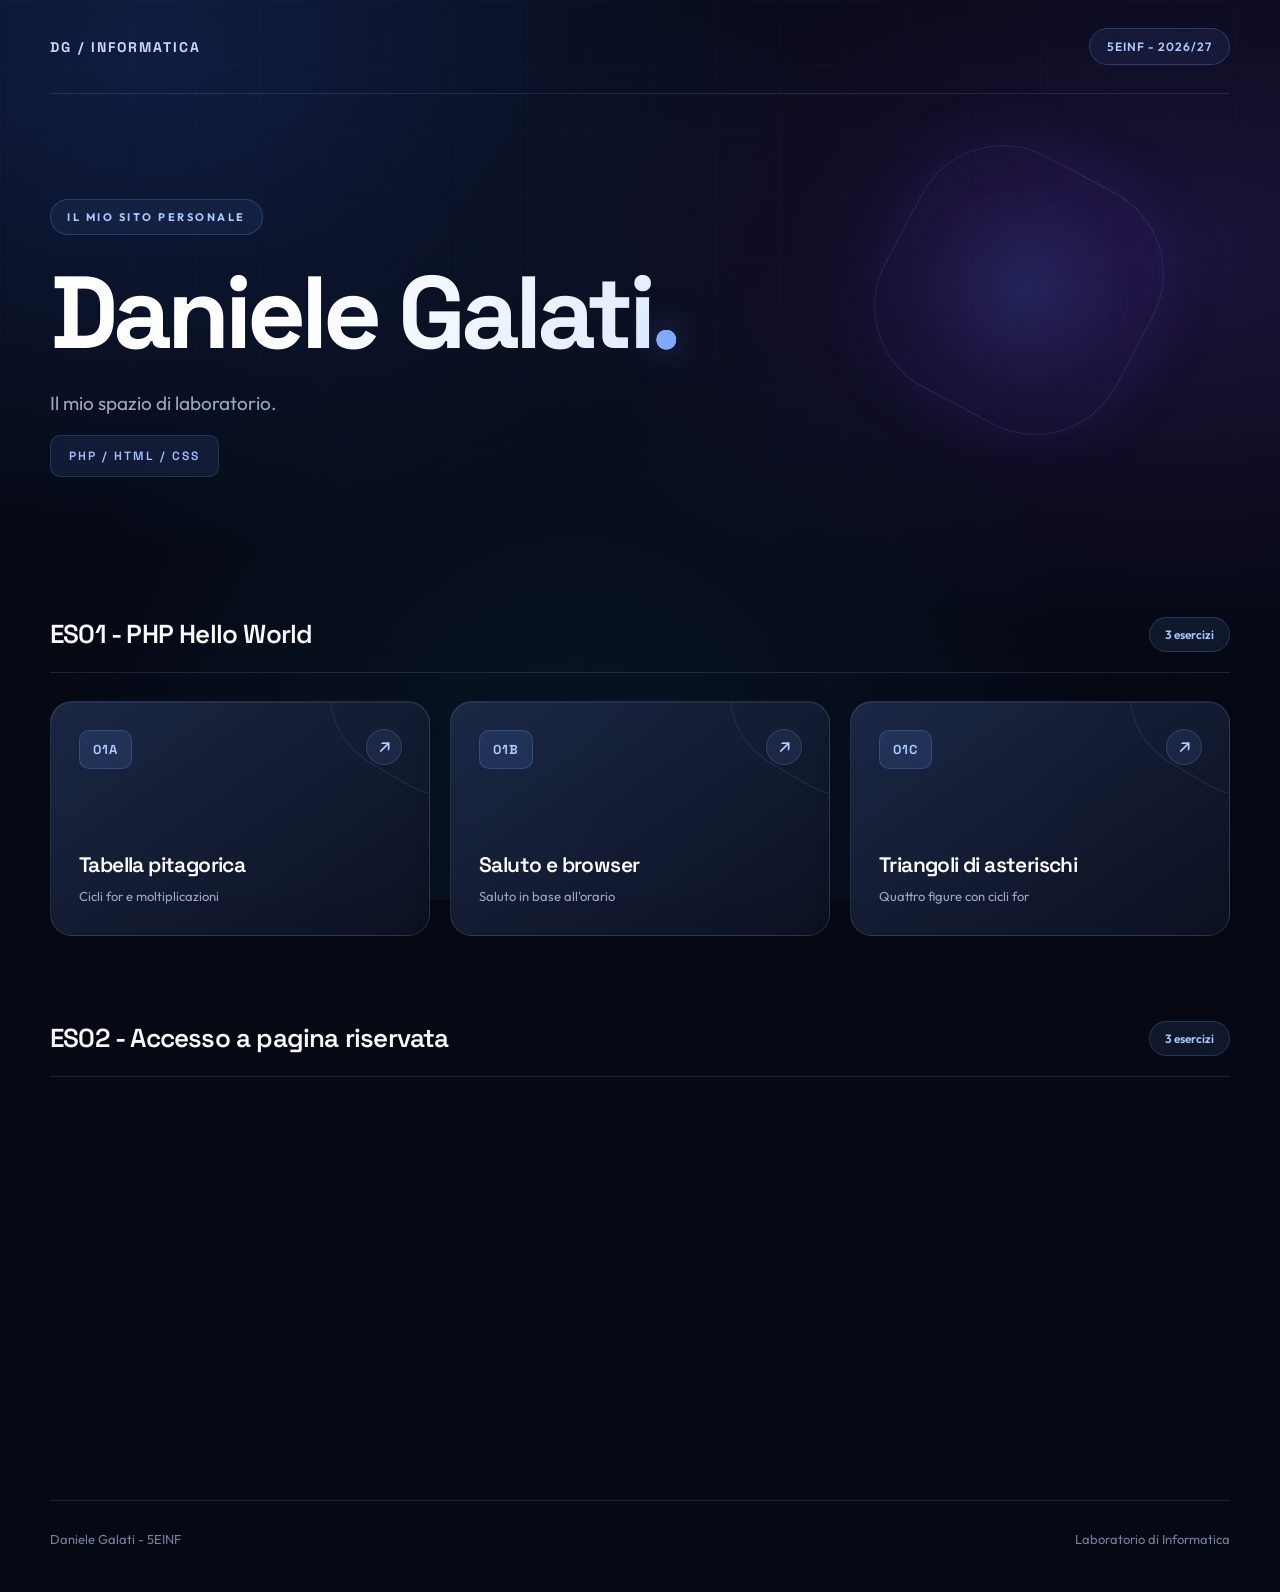
<file: index.html>
<!DOCTYPE html>
<html lang="it">
<head>
    <meta charset="UTF-8">
    <meta name="viewport" content="width=device-width, initial-scale=1.0">
    <title>Daniele Galati | Informatica</title>
    <link rel="stylesheet" href="style.css?v=3">
</head>
<body>
<div class="contenitore">
    <header>
        <div class="barra">
            <span class="logo">DG / INFORMATICA</span>
            <span class="classe">5EINF - 2026/27</span>
        </div>
        <div class="presentazione">
            <p class="etichetta">IL MIO SITO PERSONALE</p>
            <h1>Daniele Galati<span class="punto">.</span></h1>
            <p>Il mio spazio di laboratorio.</p>
            <p class="linguaggi">PHP / HTML / CSS</p>
        </div>
    </header>
    <main>
        <section>
            <div class="titolo-sezione">
                <h2>ES01 - PHP Hello World</h2>
                <span>3 esercizi</span>
            </div>
            <div class="griglia">
                <a class="esercizio" href="informatica/es01/es01a/es01a.php">
                    <span class="numero">01A</span>
                    <h3>Tabella pitagorica</h3>
                    <p>Cicli for e moltiplicazioni</p>
                    <span class="freccia">↗</span>
                </a>
                <a class="esercizio" href="informatica/es01/es01b/es01b.php">
                    <span class="numero">01B</span>
                    <h3>Saluto e browser</h3>
                    <p>Saluto in base all'orario</p>
                    <span class="freccia">↗</span>
                </a>
                <a class="esercizio" href="informatica/es01/es01c/es01c.php">
                    <span class="numero">01C</span>
                    <h3>Triangoli di asterischi</h3>
                    <p>Quattro figure con cicli for</p>
                    <span class="freccia">↗</span>
                </a>
            </div>
        </section>
        <section>
            <div class="titolo-sezione">
                <h2>ES02 - Accesso a pagina riservata</h2>
                <span>3 esercizi</span>
            </div>
            <div class="griglia">
                <a class="esercizio" href="informatica/es02/es02a/index.html">
                    <span class="numero">02A</span>
                    <h3>Accesso a pagina riservata</h3>
                    <p>Form HTML e login PHP</p>
                    <span class="freccia">↗</span>
                </a>
                <a class="esercizio" href="informatica/es02/es02b/es02b.php">
                    <span class="numero">02B</span>
                    <h3>Login con postback</h3>
                    <p>Accesso con una singola pagina PHP</p>
                    <span class="freccia">↗</span>
                </a>
                <a class="esercizio" href="informatica/es02/es02c/es02c.php">
                    <span class="numero">02C</span>
                    <h3>Tabella dei quadrati e cubi</h3>
                    <p>Menu a tendina e cicli for</p>
                    <span class="freccia">↗</span>
                </a>
            </div>
        </section>
    </main>
    <footer>
        <p>Daniele Galati - 5EINF</p>
        <p>Laboratorio di Informatica</p>
    </footer>
</div>
</body>
</html>
</file>
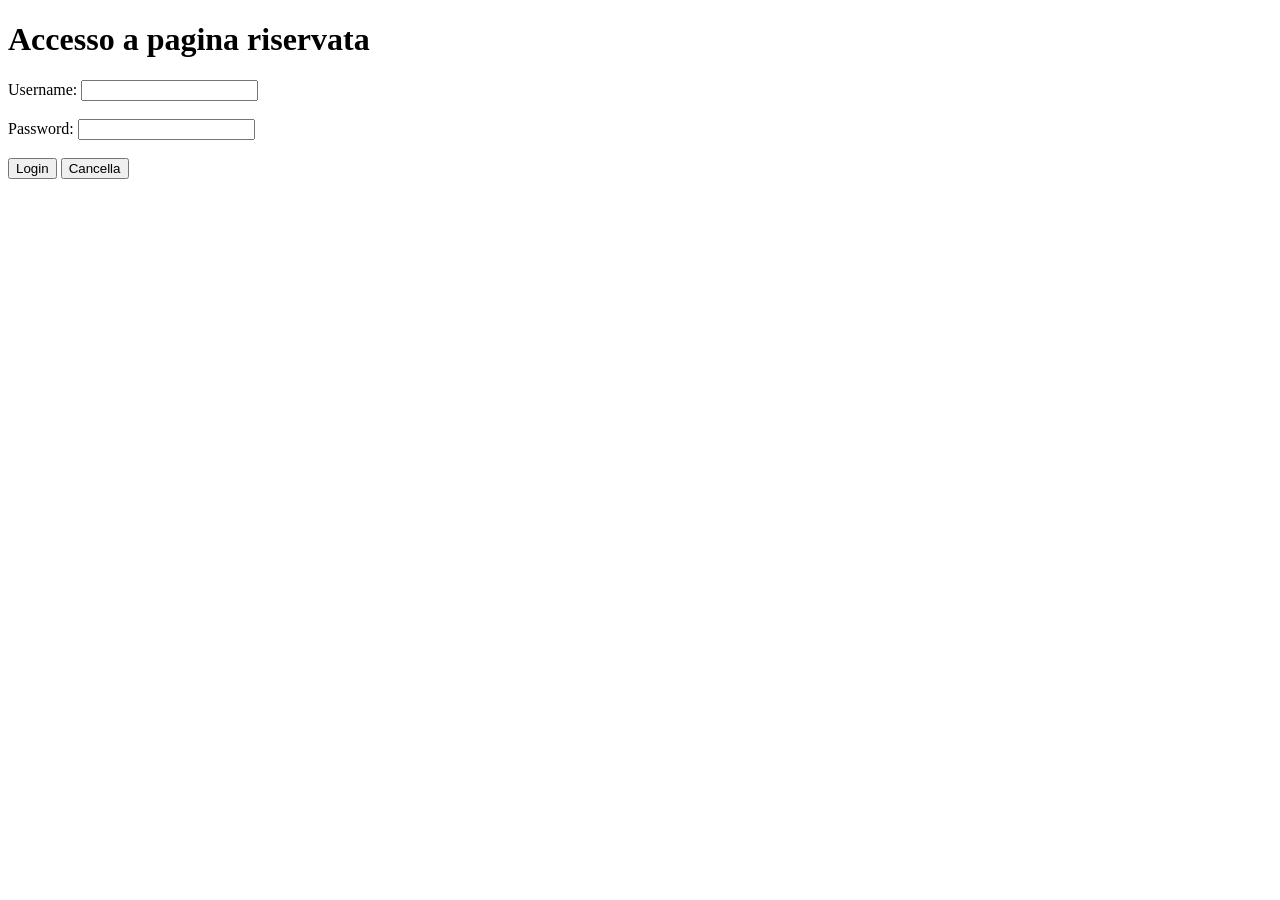
<file: informatica/es02/es02a/index.html>
<!DOCTYPE html>
<html lang="it">
<head>
    <meta charset="UTF-8">
    <title>Accesso a pagina riservata</title>
</head>
<body>

<h1>Accesso a pagina riservata</h1>

<form action="login.php" method="post">

    <label for="username">Username:</label>
    <input type="text" id="username" name="username" required>
    <br><br>

    <label for="password">Password:</label>
    <input type="password" id="password" name="password" required>
    <br><br>

    <input type="submit" value="Login">
    <input type="reset" value="Cancella">

</form>

</body>
</html>
</file>
<file: style.css>
@import url('https://fonts.googleapis.com/css2?family=Outfit:wght@400;500;600;700;800&family=Space+Grotesk:wght@400;500;600;700&display=swap');

:root {
    --sfondo: #060914;
    --testo: #f8faff;
    --secondario: #9aa8c2;
    --blu: #669dff;
    --viola: #9b7cff;
    --bordo: rgba(151, 177, 228, 0.16);
}

* {
    box-sizing: border-box;
}

html {
    scroll-behavior: smooth;
    background: var(--sfondo);
}

body {
    margin: 0;
    min-height: 100vh;
    color: var(--testo);
    font-family: 'Outfit', Arial, sans-serif;
    overflow-x: hidden;
    isolation: isolate;
}

body::before {
    content: "";
    position: fixed;
    inset: 0;
    z-index: -2;
    pointer-events: none;
    background:
        radial-gradient(ellipse at 12% 5%,
            rgba(45, 90, 200, 0.25), transparent 42%),
        radial-gradient(ellipse at 92% 28%,
            rgba(104, 55, 190, 0.22), transparent 42%),
        radial-gradient(ellipse at 45% 95%,
            rgba(27, 110, 165, 0.12), transparent 55%),
        #060914;
}

body::after {
    content: "";
    position: fixed;
    inset: 0;
    z-index: -1;
    pointer-events: none;
    opacity: 0.25;
    background-image:
        linear-gradient(rgba(120, 160, 255, 0.12) 1px,
            transparent 1px),
        linear-gradient(90deg,
            rgba(120, 160, 255, 0.12) 1px,
            transparent 1px);
    background-size: 65px 65px;
    -webkit-mask-image: linear-gradient(
        to bottom, black, transparent 85%);
    mask-image: linear-gradient(
        to bottom, black, transparent 85%);
}

.contenitore {
    max-width: 1250px;
    margin: 0 auto;
    padding: 0 35px;
}

header {
    position: relative;
}

.barra {
    display: flex;
    align-items: center;
    justify-content: space-between;
    padding: 28px 0;
    border-bottom: 1px solid var(--bordo);
}

.logo {
    font-family: 'Space Grotesk', sans-serif;
    font-size: 14px;
    font-weight: 700;
    letter-spacing: 2px;
    color: #c5d9ff;
}

.classe {
    font-size: 12px;
    font-weight: 600;
    letter-spacing: 1px;
    color: #adc8ff;
    padding: 10px 17px;
    border-radius: 30px;
    border: 1px solid rgba(102, 157, 255, 0.25);
    background: rgba(64, 105, 190, 0.12);
}

.presentazione {
    position: relative;
    padding: 105px 0 120px;
    animation: comparsa 0.9s ease both;
}

.presentazione::before {
    content: "";
    position: absolute;
    width: 340px;
    height: 340px;
    top: 25px;
    right: 35px;
    border-radius: 50%;
    background: radial-gradient(circle,
        rgba(87, 112, 255, 0.20),
        rgba(126, 61, 240, 0.08) 45%,
        transparent 72%);
    filter: blur(10px);
    pointer-events: none;
    animation: fluttua 7s ease-in-out infinite;
}

.presentazione::after {
    content: "";
    position: absolute;
    width: 260px;
    height: 260px;
    right: 80px;
    top: 65px;
    border: 1px solid rgba(128, 163, 255, 0.16);
    border-radius: 35%;
    transform: rotate(28deg);
    box-shadow:
        0 0 80px rgba(86, 105, 255, 0.08),
        inset 0 0 55px rgba(85, 115, 255, 0.05);
    pointer-events: none;
}

.etichetta {
    display: inline-block;
    width: fit-content;
    margin: 0 0 24px;
    padding: 10px 16px;
    border: 1px solid rgba(102, 157, 255, 0.25);
    border-radius: 30px;
    background: rgba(102, 157, 255, 0.08);
    color: #a9c8ff;
    font-size: 11px;
    font-weight: 700;
    letter-spacing: 2.5px;
}

h1 {
    position: relative;
    z-index: 1;
    font-family: 'Space Grotesk', sans-serif;
    font-size: clamp(50px, 8vw, 105px);
    font-weight: 700;
    line-height: 1.05;
    letter-spacing: -5px;
    margin: 0 0 24px;
    background: linear-gradient(115deg,
        #ffffff 20%, #d6e5ff 65%, #8bafff);
    -webkit-background-clip: text;
    background-clip: text;
    color: transparent;
}

.punto {
    color: #80a9ff;
    -webkit-text-fill-color: #80a9ff;
    text-shadow: 0 0 35px rgba(102, 157, 255, 0.5);
}

.presentazione > p:not(.etichetta) {
    color: var(--secondario);
    font-size: 19px;
    margin: 0 0 20px;
}

.presentazione .linguaggi {
    display: inline-block;
    font-family: 'Space Grotesk', sans-serif;
    font-size: 12px !important;
    font-weight: 600;
    letter-spacing: 2px;
    color: #a8bfff !important;
    padding: 12px 18px;
    border-radius: 10px;
    background: rgba(22, 35, 65, 0.70);
    border: 1px solid rgba(130, 155, 220, 0.18);
}

main {
    padding-bottom: 75px;
}

section {
    margin-bottom: 85px;
    animation: comparsa 0.9s ease both;
}

section:nth-child(2) {
    animation-delay: 0.15s;
}

.titolo-sezione {
    display: flex;
    align-items: center;
    justify-content: space-between;
    gap: 20px;
    margin-bottom: 28px;
    padding-bottom: 20px;
    border-bottom: 1px solid var(--bordo);
}

.titolo-sezione h2 {
    font-family: 'Space Grotesk', sans-serif;
    font-size: 26px;
    font-weight: 600;
    letter-spacing: -0.8px;
    margin: 0;
}

.titolo-sezione > span {
    flex-shrink: 0;
    color: #a9c6ff;
    background: rgba(102, 157, 255, 0.10);
    border: 1px solid rgba(102, 157, 255, 0.22);
    padding: 9px 15px;
    border-radius: 30px;
    font-size: 12px;
    font-weight: 600;
}

.griglia {
    display: grid;
    grid-template-columns: repeat(3, minmax(0, 1fr));
    gap: 20px;
}

.esercizio {
    position: relative;
    display: flex;
    flex-direction: column;
    align-items: flex-start;
    min-height: 235px;
    padding: 28px;
    overflow: hidden;
    isolation: isolate;
    text-decoration: none;
    color: white;
    border-radius: 22px;
    border: 1px solid var(--bordo);
    background: linear-gradient(145deg,
        rgba(30, 43, 74, 0.88),
        rgba(12, 17, 34, 0.94));
    box-shadow:
        0 12px 35px rgba(0, 0, 0, 0.18),
        inset 0 1px 0 rgba(255, 255, 255, 0.05);
    backdrop-filter: blur(20px);
    -webkit-backdrop-filter: blur(20px);
    transition:
        transform 0.35s ease,
        border-color 0.35s ease,
        box-shadow 0.35s ease;
}

.esercizio::before {
    content: "";
    position: absolute;
    inset: 0;
    z-index: -1;
    background:
        radial-gradient(circle at 10% 0%,
            rgba(105, 149, 255, 0.27),
            transparent 65%),
        linear-gradient(135deg,
            rgba(92, 112, 255, 0.10), transparent);
    opacity: 0;
    transition: opacity 0.35s ease;
}

.esercizio::after {
    content: "";
    position: absolute;
    width: 210px;
    height: 210px;
    right: -120px;
    top: -125px;
    border: 1px solid rgba(160, 185, 255, 0.12);
    border-radius: 40%;
    transform: rotate(30deg);
    transition: transform 0.5s ease;
}

.esercizio:hover {
    transform: translateY(-9px);
    border-color: rgba(132, 172, 255, 0.65);
    box-shadow:
        0 20px 50px rgba(0, 0, 0, 0.32),
        0 0 35px rgba(88, 118, 255, 0.15);
}

.esercizio:hover::before {
    opacity: 1;
}

.esercizio:hover::after {
    transform: rotate(65deg);
}

.numero {
    display: inline-block;
    padding: 10px 13px;
    border-radius: 10px;
    background: rgba(102, 157, 255, 0.13);
    border: 1px solid rgba(119, 165, 255, 0.22);
    color: #a9c9ff;
    font-family: 'Space Grotesk', sans-serif;
    font-size: 13px;
    font-weight: 700;
    letter-spacing: 1px;
}

.esercizio h3 {
    margin: auto 0 10px;
    padding-top: 35px;
    font-family: 'Space Grotesk', sans-serif;
    font-size: 21px;
    font-weight: 600;
    letter-spacing: -0.6px;
    line-height: 1.2;
}

.esercizio p {
    margin: 0;
    font-size: 13px;
    color: var(--secondario);
    line-height: 1.5;
}

.freccia {
    position: absolute;
    top: 27px;
    right: 27px;
    display: flex;
    align-items: center;
    justify-content: center;
    width: 36px;
    height: 36px;
    border-radius: 50%;
    background: rgba(117, 152, 255, 0.10);
    border: 1px solid rgba(140, 170, 255, 0.18);
    color: #b2cbff;
    font-size: 20px;
    transition:
        transform 0.3s ease,
        background 0.3s ease;
}

.esercizio:hover .freccia {
    transform: translate(3px, -3px);
    background: rgba(102, 157, 255, 0.30);
}

section:nth-child(2) .esercizio {
    background: linear-gradient(145deg,
        rgba(45, 32, 80, 0.86),
        rgba(17, 19, 42, 0.96));
}

section:nth-child(2) .esercizio:hover {
    border-color: rgba(170, 135, 255, 0.65);
    box-shadow: 0 18px 50px rgba(103, 65, 220, 0.16);
}

.prossimi {
    display: inline-block;
    margin-top: 24px;
    color: #8997b3;
    font-size: 13px;
    border: 1px dashed rgba(135, 160, 210, 0.20);
    border-radius: 10px;
    padding: 12px 16px;
}

footer {
    display: flex;
    justify-content: space-between;
    gap: 20px;
    border-top: 1px solid var(--bordo);
    padding: 30px 0 45px;
    color: #71809c;
    font-size: 13px;
}

footer p {
    margin: 0;
}

@keyframes comparsa {
    from {
        opacity: 0;
        transform: translateY(25px);
    }
    to {
        opacity: 1;
        transform: translateY(0);
    }
}

@keyframes fluttua {
    0%, 100% {
        transform: translateY(0);
    }
    50% {
        transform: translateY(-20px);
    }
}

@media (max-width: 950px) {
    .griglia {
        grid-template-columns: repeat(2, minmax(0, 1fr));
    }

    .presentazione::after {
        display: none;
    }
}

@media (max-width: 600px) {
    .contenitore {
        padding: 0 20px;
    }

    .barra {
        padding: 22px 0;
    }

    .logo {
        font-size: 11px;
        letter-spacing: 1px;
    }

    .classe {
        font-size: 10px;
        padding: 8px 10px;
    }

    .presentazione {
        padding: 75px 0 85px;
    }

    .presentazione::before {
        width: 200px;
        height: 200px;
        right: -60px;
        top: 0;
    }

    h1 {
        font-size: clamp(44px, 11vw, 68px);
        letter-spacing: -3px;
    }

    .presentazione > p:not(.etichetta) {
        font-size: 16px;
    }

    .titolo-sezione {
        align-items: flex-start;
        flex-direction: column;
    }

    .titolo-sezione h2 {
        font-size: 21px;
    }

    .griglia {
        grid-template-columns: 1fr;
    }

    .esercizio {
        min-height: 190px;
    }

    section {
        margin-bottom: 60px;
    }

    footer {
        flex-direction: column;
    }
}

@media (prefers-reduced-motion: reduce) {
    *, *::before, *::after {
        animation: none !important;
        transition: none !important;
        scroll-behavior: auto !important;
    }
}
</file>
